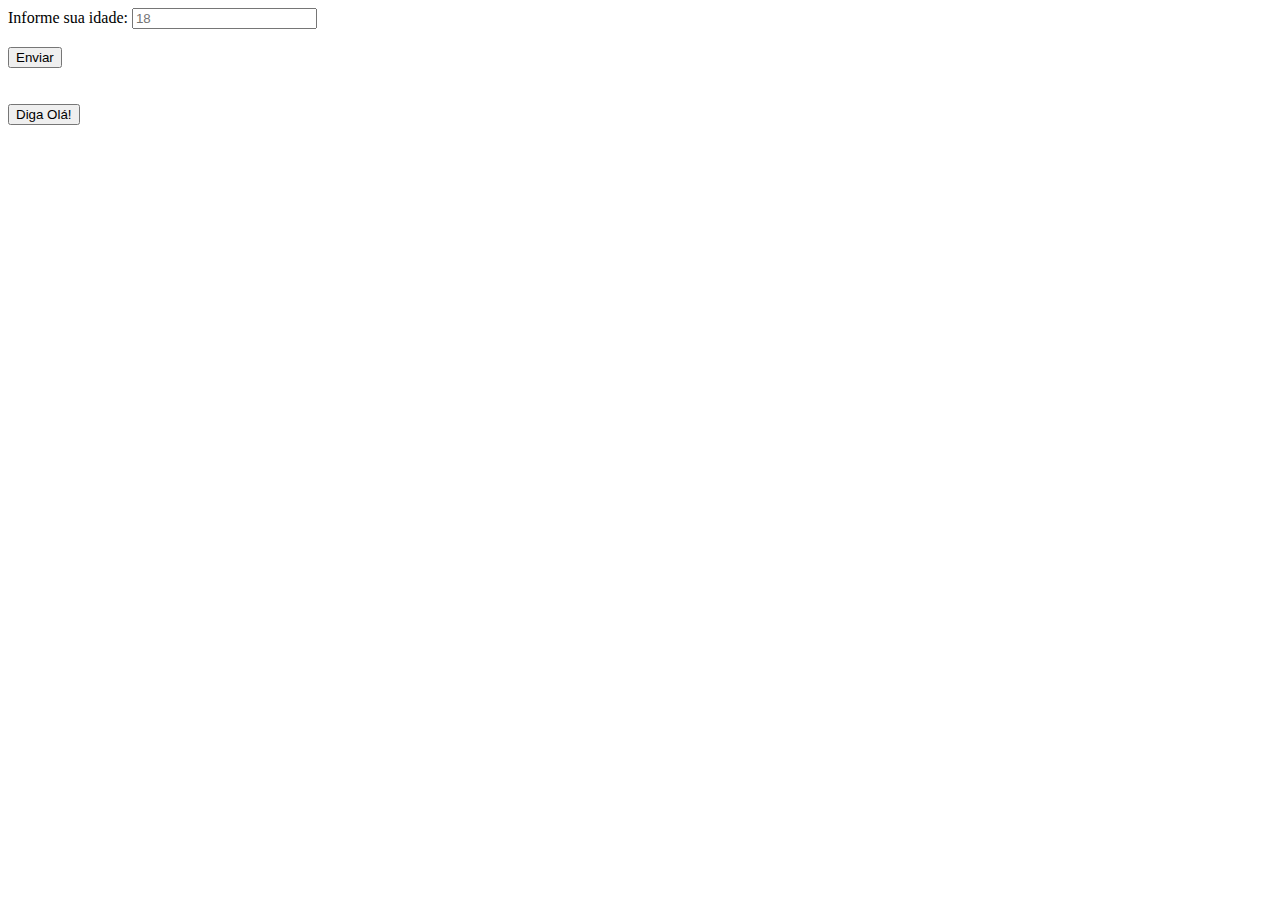
<file: cursoJS/index.html>
<!DOCTYPE html>
<html lang="pt-br">
<head>
    <meta charset="UTF-8">
    <script src="./index.js" defer></script>
    <title>Curso JS</title>
    
</head>
<body> 

    <form id="form">  <!-- dispara funcao quando envia formulario -->
        <label>Informe sua idade:</label>
        <input 
            type="number"
            placeholder="18"
            id="age"
        >

        <br><br>

        <button type="submit">Enviar</button>
    </form>

    <br><br>
    
    <button id="btn">Diga Olá!</button>

</body>
</html>
</file>
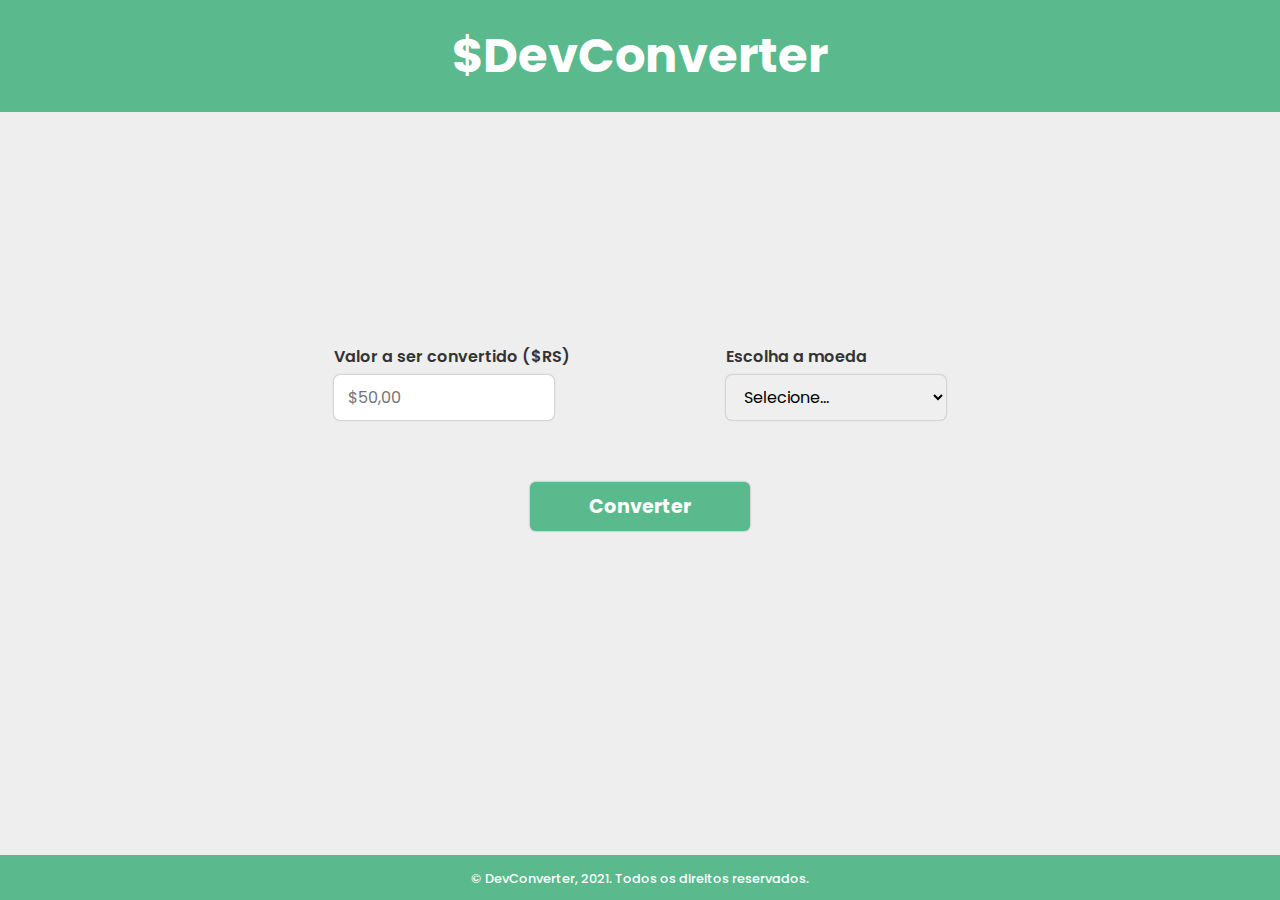
<file: devConverter/index.html>
<!DOCTYPE html>
<html lang="pt-br">
    <head>
        <meta charset="UTF-8">
        <meta http-equiv="X-UA-Compatible" content="IE=edge">
        <meta name="viewport" content="width=device-width, initial-scale=1.0">
        <title>DevConverter</title>

        <!-- CSS -->
        <link rel="stylesheet" href="./css/reset.css">
        <link rel="stylesheet" href="./css/header.css">
        <link rel="stylesheet" href="./css/footer.css">
        <link rel="stylesheet" href="./css/main.css">
        <!-- FONTS -->
        <link rel="preconnect" href="https://fonts.googleapis.com">
        <link rel="preconnect" href="https://fonts.gstatic.com" crossorigin>
        <link href="https://fonts.googleapis.com/css2?family=Poppins:wght@500;600;700&display=swap" rel="stylesheet">
    </head>
    <body>
        <header>
            <h1>$DevConverter</h1>
        </header>

        <main>
            <form id="form">
                <section class="inputs-container">
                   
                    <div class="form-group"> <!-- informar o valor -->
                        <label for="value-real">Valor a ser convertido ($RS)</label>
                        <input 
                            type="number" 
                            placeholder="$50,00"
                            id="value-real"
                            name="value-real"
                            max="1000000"
                        >
                    </div>

                    <div class="form-group">    <!--selecionar a moeda -->
                        <label for="currency">Escolha a moeda</label>
                        <select id="currency">
                            <option value="">Selecione...</option>
                            <option value="eur">Euro</option>
                            <option value="dol">Dólar</option>
                        </select>
                    </div>

                </section>

                <button type="submit">Converter</button> <!--botao de converter -->
            </form>

            <h2 id="result"></h2>   <!--valor convertido -->
        </main>


        <footer>
            <span>
                &copy; DevConverter, 2021. Todos os direitos reservados.
            </span>
        </footer>

        <script src="./script.js" defer></script>
    </body>
</html>
</file>
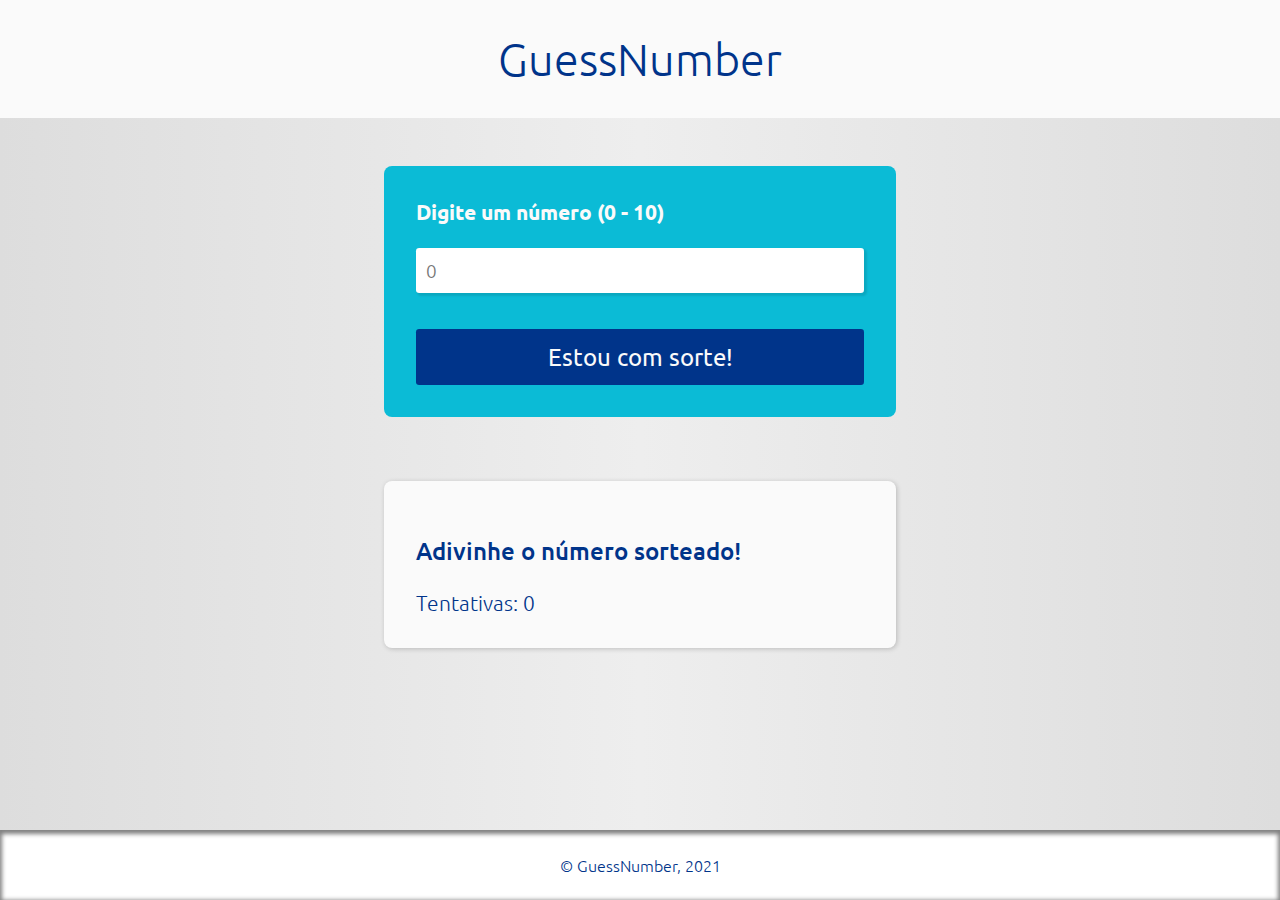
<file: guessNumber/index.html>
<!DOCTYPE html>
<html lang="pt-BR">
    <head>
        <meta charset="UTF-8">
        <title>GuessNumber</title>
        <!-- FONTS -->
        <link rel="preconnect" href="https://fonts.googleapis.com">
        <link rel="preconnect" href="https://fonts.gstatic.com" crossorigin>
        <link href="https://fonts.googleapis.com/css2?family=Ubuntu:wght@300;400;500&display=swap" rel="stylesheet">
        <!-- CSS -->
        <link rel="stylesheet" href="./css/reset.css">
        <link rel="stylesheet" href="./css/header.css">
        <link rel="stylesheet" href="./css/footer.css">
        <link rel="stylesheet" href="./css/main.css">
        <link rel="stylesheet" href="./css/dynamicStyles.css">
    </head>
    <body>

        <header>
            <h1><a href="#">GuessNumber</a></h1>
        </header>
    
        <main class="container">
            <form id="form">
                <label for="kick">Digite um número (0 - 10)</label>
                <input
                    type="number"
                    id="kick"
                    max="10"
                    placeholder="0"
                >

                <button type="submit">Estou com sorte!</button>
            </form>

            <section class="result-box result-box-default" id="result">
                <h2 id="status">Adivinhe o número sorteado!</h2>
                <span>Tentativas: <span id="attempt">0</span></span>
            </section>

            <button id="btn-restart" onclick="restartGame()">Jogar de novo!</button>
        </main>

        <footer>
            <p>&copy; GuessNumber, 2021</p>
        </footer>

    </body>
    <script src="./js/index.js" defer></script>
</html>
</file>
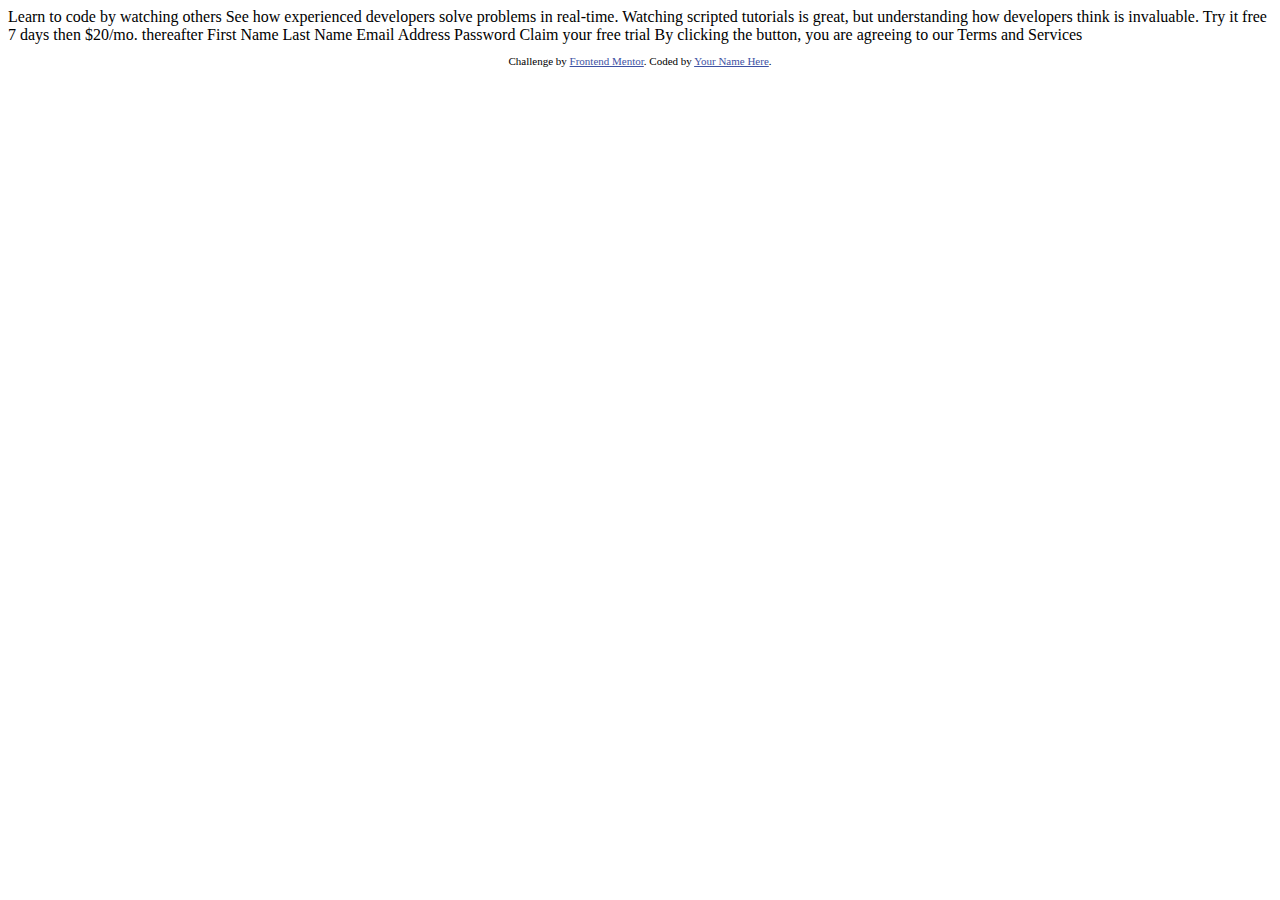
<file: formularioCadastro/intro-component-with-signup-form-master/index.html>
<!DOCTYPE html>
<html lang="en">
<head>
  <meta charset="UTF-8">
  <meta name="viewport" content="width=device-width, initial-scale=1.0"> <!-- displays site properly based on user's device -->

  <link rel="icon" type="image/png" sizes="32x32" href="./images/favicon-32x32.png">
  
  <title>Frontend Mentor | Intro component with sign up form</title>

  <!-- Feel free to remove these styles or customise in your own stylesheet 👍 -->
  <style>
    .attribution { font-size: 11px; text-align: center; }
    .attribution a { color: hsl(228, 45%, 44%); }
  </style>
</head>
<body>

  Learn to code by watching others

  See how experienced developers solve problems in real-time. Watching scripted tutorials is great, 
  but understanding how developers think is invaluable. 

  Try it free 7 days then $20/mo. thereafter

  First Name 
  Last Name 
  Email Address
  Password

  Claim your free trial 

  By clicking the button, you are agreeing to our Terms and Services
  
  <footer>
    <p class="attribution">
      Challenge by <a href="https://www.frontendmentor.io?ref=challenge" target="_blank">Frontend Mentor</a>. 
      Coded by <a href="#">Your Name Here</a>.
    </p>
  </footer>
</body>
</html>
</file>
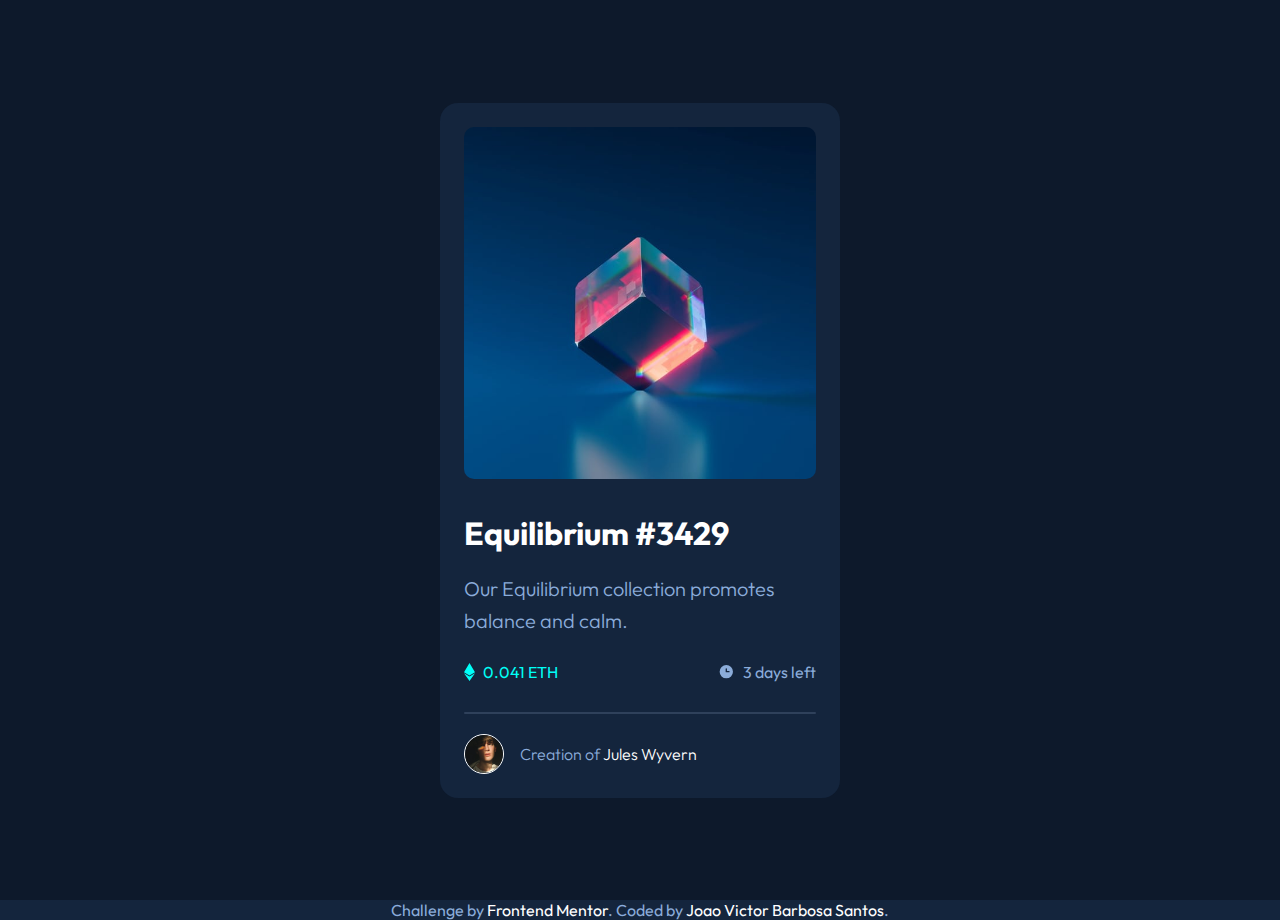
<file: nftCard/nft-preview-card-component-main/index.html>
<!DOCTYPE html>
<html lang="pt-BR">
<head>
  <meta charset="UTF-8">
  <meta name="viewport" content="width=device-width, initial-scale=1.0"> <!-- displays site properly based on user's device -->

  <link rel="icon" type="image/png" sizes="32x32" href="./images/favicon-32x32.png">
  
  <title>Frontend Mentor | NFT Card</title>

  <!-- CSS -->
  <link rel="stylesheet" href="./css/reset.css">
  <link rel="stylesheet" href="./css/styles.css">
  <!-- FONTS -->
  <link rel="preconnect" href="https://fonts.googleapis.com">
  <link rel="preconnect" href="https://fonts.gstatic.com" crossorigin>
  <link href="https://fonts.googleapis.com/css2?family=Outfit:wght@300;400;600&display=swap" rel="stylesheet">


</head>
<body>
<!-- 
  Equilibrium #3429

  Our Equilibrium collection promotes balance and calm.

  0.041 ETH
  3 days left
  
  Creation of Jules Wyvern -->

  <div class="container">
    <article class="card">
      
      <img class="main-img" src="./images/image-equilibrium.jpg" alt="Imagem NFT">

        
      <main class="texts">
        <h1>Equilibrium #3429</h1>

        <p>Our Equilibrium collection promotes balance and calm.</p>

        <footer class="footer-texts">  
          <div class="coin">
            <img src="./images/icon-ethereum.svg" alt="Icon Etherum">
            <span>0.041 ETH</span>
          </div>
          <div class="time">
            <img src="images/icon-clock.svg" alt="Time">
            <span>3 days left</span>
          </div>
        </footer>
      </main>

      <hr class="line">

      <footer class="main-footer">
        <img src="./images/image-avatar.png" alt="Imagem do Avatar">
        <span>Creation of <span class="name">Jules Wyvern</span></span>
      </footer>

    </article>
  </div>

  <div class="footer-challenge">
    <span>Challenge by <a href="https://www.frontendmentor.io?ref=challenge" target="_blank">Frontend Mentor</a>. 
      <span>Coded by <a href="https://github.com/joaovictorbs" target="_blank">Joao Victor Barbosa Santos</a>.<span><span>
  </div>
</body>
</html>
</file>
<file: devConverter/css/header.css>
header {
    width: 100%;
    background-color: #5aba8d;
    padding: 20px;
}

header h1 {
    color: #fff;
    font-size: 3em;
    text-align: center;
    cursor: pointer;
}
</file>
<file: devConverter/css/footer.css>
footer {
    width: 100%;
    background-color: #5aba8d;
    padding: 10px;
    text-align: center;
}

span {
    color: #fff;
    font-size: 0.8em;
    font-weight: 500;
}
</file>
<file: devConverter/css/main.css>
main {
    width: 60%;

    display: flex;
    flex-direction: column;
    align-items: center;
    justify-content: center;
}

form {
    width: 100%;
     margin-bottom: 12%;  /*espaco entre o form e o h2*/

     display: flex;
     flex-direction: column;  
                /*column para um botao ficar embaixo do outro*/
     align-items: center;
}

.inputs-container {
    width: 100%;

    display: flex;
    justify-content: space-around; /*um do lado do outro*/
    margin-bottom: 8%;  /*distanciar do botao*/
}

.form-group {
    display: flex;
    flex-direction: column;
}

.form-group label {
    color: #333;
    font-size: 0.8;
    font-weight: 600;
    margin-bottom: 6px;
}

form button {
    background-color: #5aba8d;
    color: #fff;
    font-size: 1.2em;
    font-weight: 700;
    cursor: pointer;
}

form button:hover {
    background-color: #fff;
    color: #5aba8d;
}

main #result {   /*resultado*/
    font-size: 3.5em;
    color: #2f9766;
}

main #result span {     /*span inserido pelo js*/
    font-size: 0.6em;
    margin-right: 50px;
    margin-left: 50px;
}
</file>
<file: guessNumber/css/header.css>
header {
    width: 100%;
    text-align: center;
    padding: 2rem;
    box-shadow: 0px 2px 4px 2px rgba(0, 0, 0, 0.5);
    background-color: var(--white);     /*aplica variavel no background*/
}

header h1 a{                /*header->h1->a     acessa o a*/
    color: var(--blue);
    font-size: 2.8rem;
    font-weight: 300;
}
</file>
<file: guessNumber/css/footer.css>
footer{
    width: 100%;
    padding: 1.5rem;
    text-align: center;
    box-shadow: inset 0px 2px 4px 2px rgba(0, 0, 0, 0.5);   /*inset = dentro do elemento*/
}

footer p {
    color: var(--blue);
    font-size: 1rem;
    font-weight: 300;
}
</file>
<file: guessNumber/css/dynamicStyles.css>
.result-box-default {
    background: var(--white);
    color: var(--blue);
}

.result-correct-answear {
    color: var(--white);
    background: var(--green);
}

.status-correct {
    color: var(--white);
}

.incorrect-answear {
    color: var(--red);
}
</file>
<file: nftCard/nft-preview-card-component-main/css/styles.css>
.container {
    width: 100%;
    height: 100vh;
    background-color: var(--mainBg);

    display: flex;
    align-items: center;
    justify-content: center;
}

.card {
    background-color: var(--cardBg);
    padding: 24px;
    width: 100%;
    max-width: 400px;

    border-radius: 18px;
    box-shadow: 0px 35px 5px 20px rgba(0, 0, 0, 0, 0.5);
}

.card .main-img {
    width: 100%;    /*imagem ocupa 100% do seu espaço disponivel, o card*/
    border-radius: 10px;
}

/* TEXTS ==========*/

.card .texts {
    margin: 30px 0px;   /*distancia na vertical e na horizontal*/
}

.texts h1 {
    color: var(--white);
    transition: 0.15s ease-in;
    cursor: pointer;
}

.texts h1:hover {
    color: var(--cyan);
}

.texts p {
    color: var(--softBlue);
    font-size: 20px;
    font-weight: 300;
    line-height: 1.6;  /*alturar vertical*/
    margin: 20px 0;
}

.texts .footer-texts {
    margin-top: 25px;

    display: flex;
    align-items: center;
    justify-content: space-between;
}

.texts .footer-texts .coin, .time {
    display: flex;
    align-items: center;
}

.texts .footer-texts .coin img, .time img {
    margin-right: 8px;

}

.texts .footer-texts .coin span {
    color: var(--cyan);
}

.texts .footer-texts .time span {
    color: var(--softBlue);
}

/* LINE ======== */

.line {
    padding: 1px;   /*esse padding serve para a gente colocar cor*/
    border-radius: 10px;
    border: 0;
    background-color: var(--line);
}


/* FOOTER =========*/
footer.main-footer {
    margin-top: 20px;
    
    display: flex;
    align-items: center;
}

footer.main-footer img {
    width: 40px;
    border: 1px solid var(--white);
    border-radius: 50px;
    margin-right: 16px;
}

footer.main-footer span {
    color: var(--softBlue);
    font-weight: 300;
} 

footer.main-footer span.name {
    color: var(--white);
    transition: 0.15s ease-in;
    cursor: pointer;
}

footer.main-footer span.name:hover {
    color: var(--cyan);
}


/* FOOTER CHALLENGE */

.footer-challenge {
    width: 100%;
    background-color: var(--cardBg);
    color: var(--softBlue);

    display: flex;
    align-items: center;
    justify-content: center;
}


.footer-challenge span {
    cursor: pointer;
    transition: 0.15s ease-in;;
}

.footer-challenge span a:hover {
    color: var(--cyan);
}
</file>
<file: guessNumber/css/main.css>
.container {        /*tag <main>*/
    width: 100%;
    height: 100%;

    display: flex;    /*aplica display aos filhos - form, section, button*/
    flex-direction: column;
    align-items: center;
    justify-content: flex-start;

    background: linear-gradient(to right, #ddd, #eee, #ddd); /*degrade*/
}

/* FORM =========== */
.container form {
    background: var(--blue-light);

    display: flex;
    flex-direction: column;
    width: 40%;
    padding: 2rem;
    margin-top: 3rem;
    border-radius: 0.5rem;
}

.container form label {
    color: var(--white);
    font-size: 1.3rem;
    font-weight: 600;
}

.container form input {
    margin: 5% 0;
    padding: 10px;
    font-size: 1.2rem;
    font-weight: 300;
    box-shadow: 2px 2px 2px 1px rgba(0, 0, 0, 0.1);
}

.container form input:focus {  /*muda o box shadow quando estiver clicado*/
    box-shadow: inset 1px 2px 4px 2px rgba(0, 0, 0, 0, 0.15);
}

.container form button {
    cursor: pointer;
    margin-top: 3%;
    padding: 0.8rem;
    font-size: 1.5rem;
    font-weight: 400;
    background: var(--blue);
    color: var(--white);
    transition: 0.3s ease-in-out;
}

.container form button:hover {  /*quando passa o mouse em cima*/
    background: var(--white);
    color: var(--blue);
}

/* BOX RESULT ======= */
.container .result-box {
    margin-top:  5%;
    width: 40%;
    padding: 2rem;
    border-radius: 0.5rem;
    box-shadow: 1px 1px 5px 0px rgba(0, 0, 0, 0.2);
    transition: 0.15s ease-in;
}

.container .result-box h2 {
    font-weight: 500;
    font-size: 1.5rem;
    margin: 5% 0;
}

.container .result-box span {
    font-weight: 300;
    font-size: 1.3rem;
}

/* BUTTON ======== */
.container #btn-restart {
    cursor: pointer;
    background: var(--blue);
    color: var(--white);
    padding: 1rem;
    margin-top: 3%;
    font-size: 1.3rem;
    box-shadow: 1px 1px 5px 0px rgba(0, 0, 0, 0.2);
    transition: 0.2s ease-in-out;

    display: none;  /* so aparece no resultado*/
}

.container #btn-restart:hover {
    background: var(--white);
    color: var(--blue);
}
</file>
